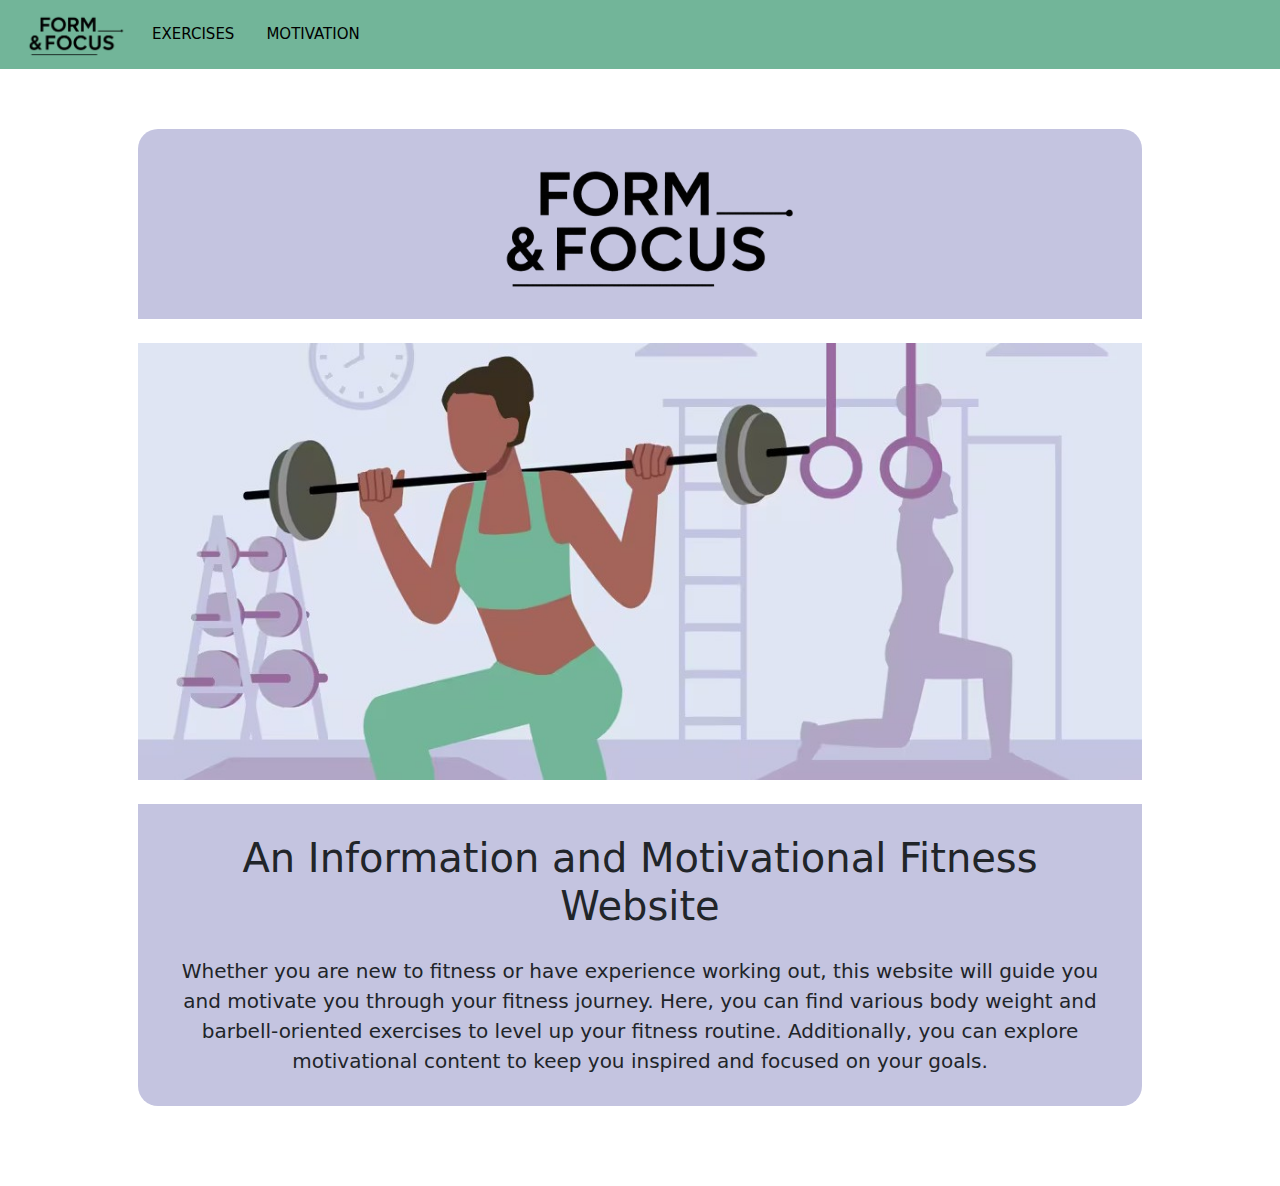
<file: index.html>
<!DOCTYPE html>
<html lang="en">

<head>
    <meta charset="UTF-8">

    <meta name="viewport" content="width=device-width, initial-scale=1.0">

    <meta name="description"
        content="An information and motivational fitness website to help you on your fitness journey with body weight and barbell exercises along with motivational quotes.">


    <!-- linking google fonts -->
    <link rel="preconnect" href="https://fonts.googleapis.com">
    <link rel="preconnect" href="https://fonts.gstatic.com" crossorigin>
    <link href="https://fonts.googleapis.com/css2?family=Montserrat:ital,wght@0,100..900;1,100..900&display=swap"
        rel="stylesheet">



    <link rel="icon" href="assets/favicon.png" type="image/x-icon">


    <title>Home</title>

    <!-- implementing bootstrap -->
    <link href="https://cdn.jsdelivr.net/npm/bootstrap@5.3.2/dist/css/bootstrap.min.css" rel="stylesheet">


    <!-- linking external css file -->
    <link rel="stylesheet" href="styles.css">
</head>


<!-- semantic tags: nav and main -->


<body>

    <!-- navbar -->
    <nav>
        <ul class="nav navigation">
            <li>
                <img class="logo" src="assets/logo.png" alt="">
            </li>
            <li>
                <a class="nav-link " href="pages/page1.html">EXERCISES</a>
            </li>
            <li>
                <a class="nav-link " href="pages/page2.html">MOTIVATION</a>
            </li>

        </ul>
    </nav>



    <!-- main section of page -->
    <main class="container-fluid home-container">

        <h1 class="home-header">
            <img src="assets/logo.png" alt="Logo" class="home-logo">
        </h1>


        <img src="assets/home-image.jpg" alt="Home Image" class="home-image">

        <div class="home-text">

            <h1 style="padding-bottom: 18px;">An Information and Motivational Fitness Website</h1>

            Whether you are new to fitness or have experience working out, this website
            will guide you and motivate you through your fitness journey. Here, you can find various body weight and
            barbell-oriented exercises to level up your fitness routine.
            Additionally, you can explore motivational content to keep you inspired and focused on your goals.
        </div>

    </main>

</body>

</html>
</file>
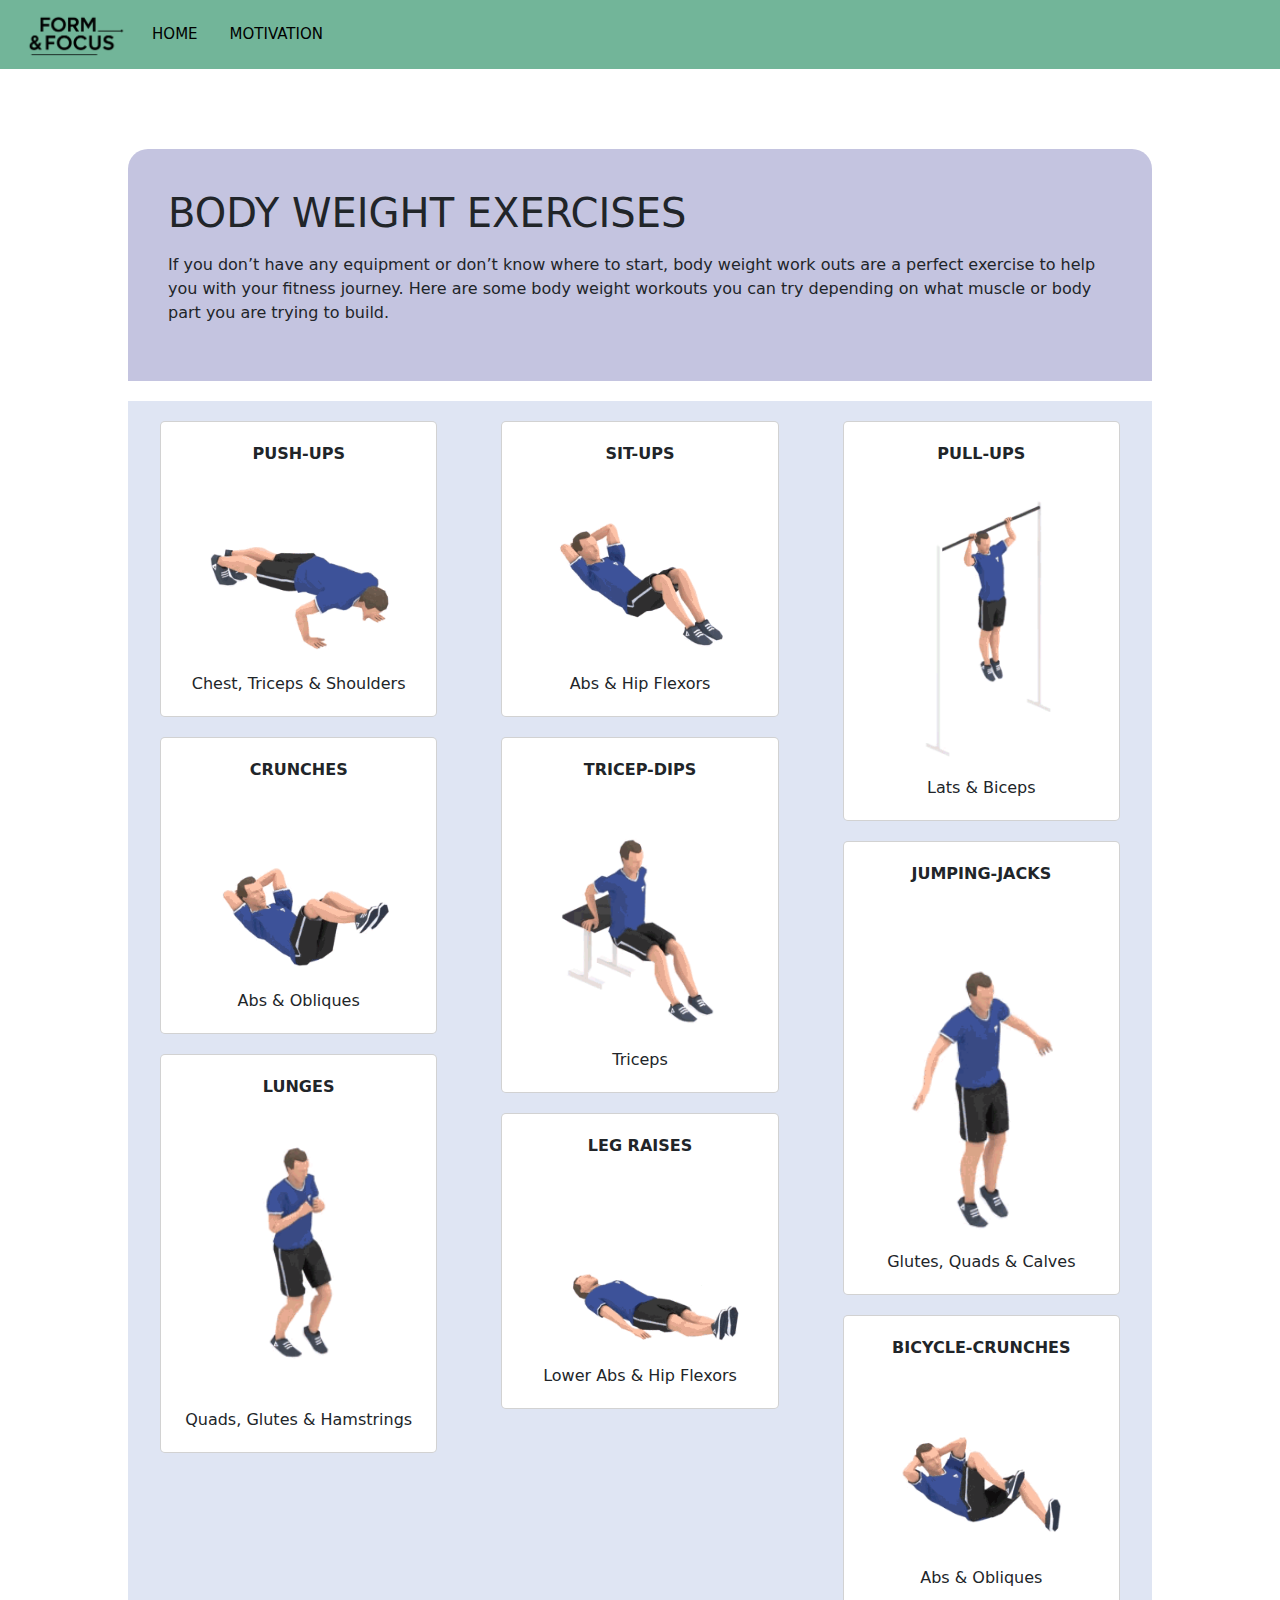
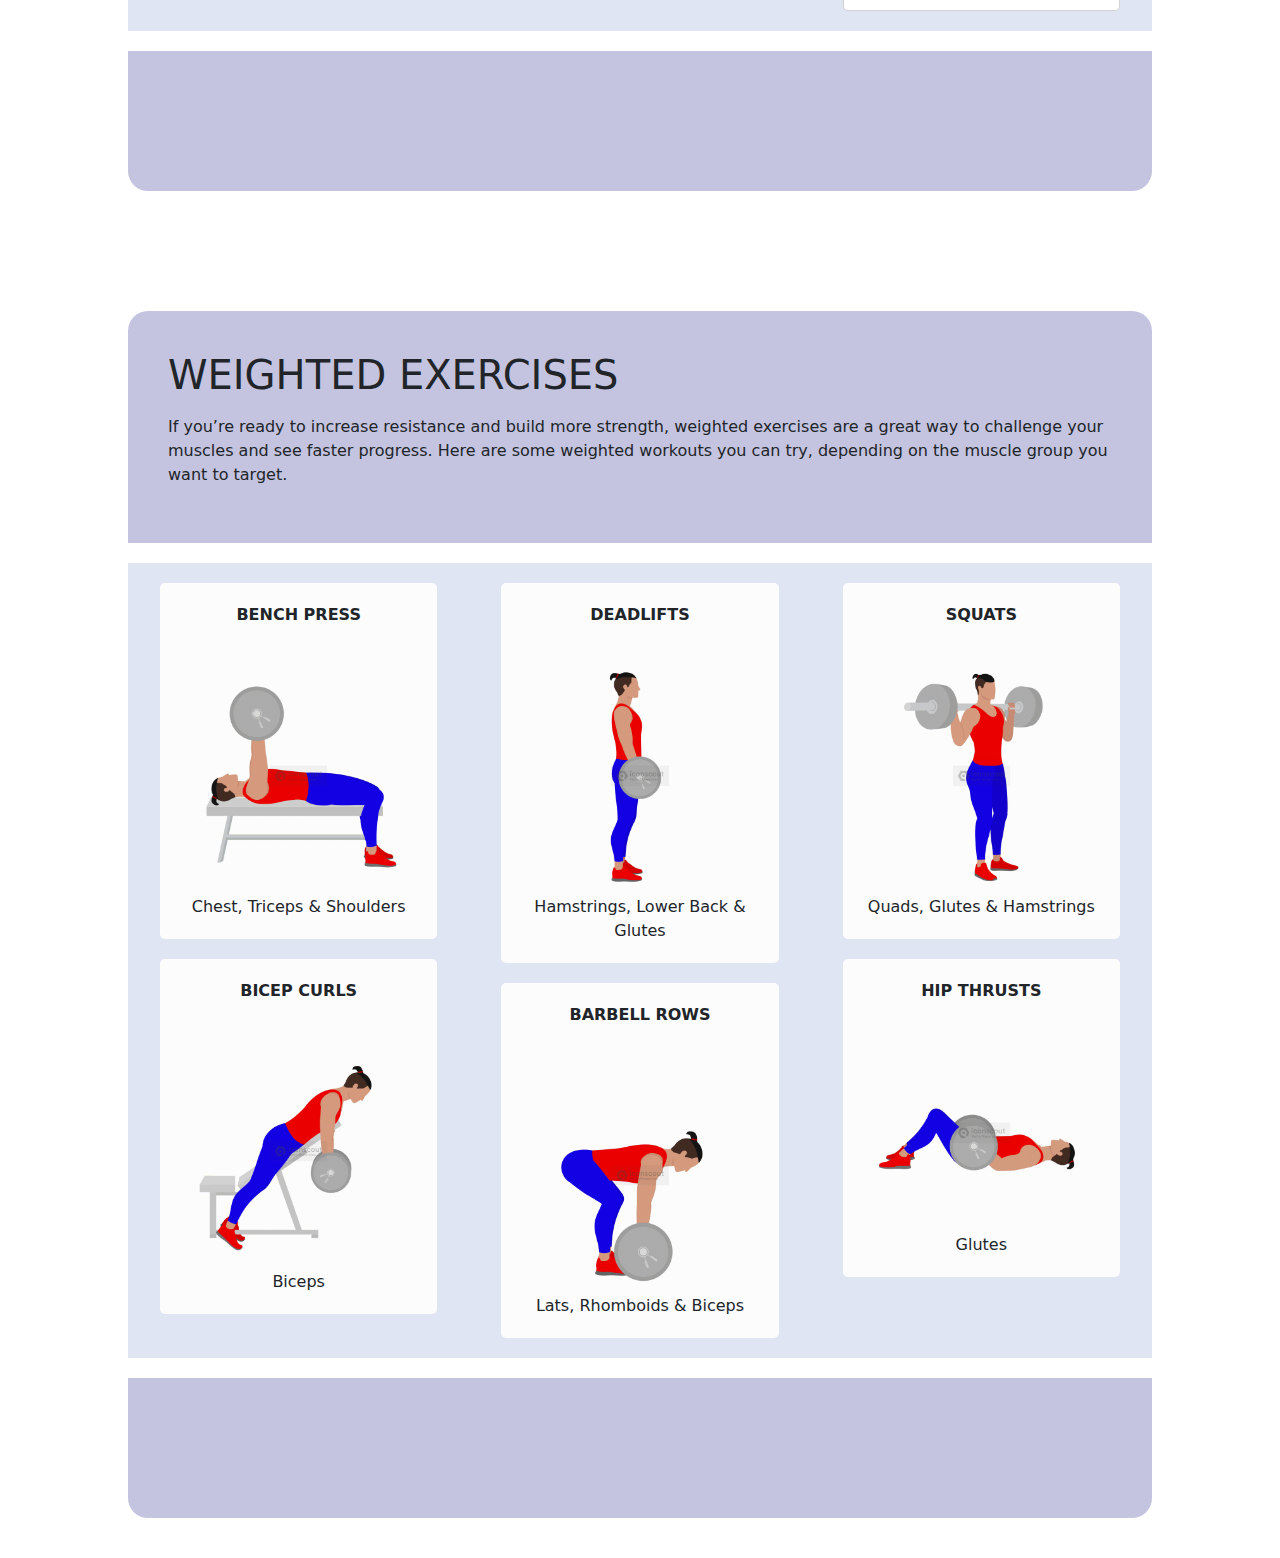
<file: pages/page1.html>
<!-- exercises page -->

<!DOCTYPE html>
<html lang="en">

<head>
    <meta charset="UTF-8">
    <meta name="viewport" content="width=device-width, initial-scale=1.0">
    <link rel="icon" href="/assets/favicon.png" type="image/x-icon">

    <title>Exercises</title>

    <link href="https://cdn.jsdelivr.net/npm/bootstrap@5.3.2/dist/css/bootstrap.min.css" rel="stylesheet">

    <link rel="stylesheet" href="/styles.css">
</head>



<body>
    <nav>
        <ul class="nav navigation">
            <li>
                <img class="logo" src="/assets/logo.png" alt="">
            </li>
            <li>
                <a class="nav-link " href="/index.html">HOME</a>
            </li>
            <li>
                <a class="nav-link" href="page2.html">MOTIVATION</a>
            </li>
        </ul>
    </nav>


    <main class="page-container">

        <div class="exercise-heading">



            <h1 class="mb-3">BODY WEIGHT EXERCISES</h1>

            <p>If you don’t have any equipment or don’t know where to start, body weight work outs are a perfect
                exercise to
                help you with your fitness journey. Here are some body weight workouts you can try depending on what
                muscle
                or body part you are trying to build.</p>


        </div>



<!-- using bootstrap grid system for responsive design -->


        <div class="row card-container">
            <!-- column 1 -->
            <div class="col-md-4 column-1">
                <!-- item 1 in col 1-->
                <div class="card">
                    <div class="card-title">
                        PUSH-UPS </div>
                    <img src="/assets/pushup.gif" class="page1-img">
                    <div>
                        Chest, Triceps & Shoulders
                    </div>
                </div>
                <!-- item 2 in col 1-->
                <div class="card">
                    <div class="card-title">
                        CRUNCHES
                    </div>
                    <img src="/assets/crunches.gif" class="page1-img">
                    <div>
                        Abs & Obliques
                    </div>
                </div>
                <!-- item 3 in col 1-->
                <div class="card">
                    <div class="card-title">
                        LUNGES
                    </div>
                    <img src="/assets/lunges.gif" class="page1-img">
                    <div>
                        Quads, Glutes & Hamstrings
                    </div>
                </div>
            </div>
            <!-- column 2 -->
            <div class="col-md-4">
                <!-- item 1 in col 2-->
                <div class="card">
                    <div class="card-title">
                        SIT-UPS </div>
                    <img src="/assets/situps.gif" class="page1-img">
                    <div>
                        Abs & Hip Flexors
                    </div>
                </div>
                <!-- item 2 in col 2-->
                <div class="card">
                    <div class="card-title">
                        TRICEP-DIPS </div>
                    <img src="/assets/tricepdips.gif" class="page1-img">
                    <div>
                        Triceps
                    </div>
                </div>
                <!-- item 3 in col 2-->
                <div class="card">
                    <div class="card-title">
                        LEG RAISES </div>
                    <img src="/assets/legraises.gif" class="page1-img">
                    <div>
                        Lower Abs & Hip Flexors
                    </div>
                </div>
            </div>

            <!-- column 3 -->
            <div class="col-md-4">
                <!-- item 1 in col 3-->
                <div class="card">
                    <div class="card-title">
                        PULL-UPS </div>
                    <img src="/assets/pullups.gif" class="page1-img">
                    <div>
                        Lats & Biceps
                    </div>
                </div>
                <!-- item 2 in col 3-->
                <div class="card">
                    <div class="card-title">
                        JUMPING-JACKS </div>
                    <img src="/assets/jumpingjacks.gif" class="page1-img">
                    <div>
                        Glutes, Quads & Calves
                    </div>
                </div>
                <!-- item 3 in col 3-->
                <div class="card">
                    <div class="card-title">
                        BICYCLE-CRUNCHES </div>
                    <img src="/assets/bicyclecrunches.gif" class="page1-img">
                    <div>
                        Abs & Obliques
                    </div>
                </div>
            </div>


        </div>


        <div class="bottom-part"> </div>

        <div class="exercise-heading">

            <h1 class="mb-3">WEIGHTED EXERCISES</h1>

            <p>If you’re ready to increase resistance and build more strength, weighted exercises are a great way to
                challenge your muscles and see faster progress. Here are some weighted workouts you can try, depending
                on
                the muscle group you want to target.</p>


        </div>




        <div class="row card-container">
            <!-- column 1 -->
            <div class="col-md-4">
                <!-- item 1 in col 1-->
                <div class="card-2">
                    <div class="card-title">
                        BENCH PRESS </div>
                    <img src="/assets/bench.gif" class="page1-img">
                    <div>
                        Chest, Triceps & Shoulders
                    </div>
                </div>
                <!-- item 2 in col 1-->
                <div class="card-2">
                    <div class="card-title">
                        BICEP CURLS
                    </div>
                    <img src="/assets/curl.gif" class="page1-img">
                    <div>
                        Biceps
                    </div>
                </div>

            </div>
            <!-- column 2 -->
            <div class="col-md-4">
                <!-- item 1 in col 2-->
                <div class="card-2">
                    <div class="card-title">
                        DEADLIFTS
                    </div>
                    <img src="/assets/deadlift.gif" class="page1-img">
                    <div>
                        Hamstrings, Lower Back & Glutes
                    </div>
                </div>
                <!-- item 2 in col 2-->
                <div class="card-2">
                    <div class="card-title">
                        BARBELL ROWS </div>
                    <img src="/assets/row.gif" class="page1-img">
                    <div>
                        Lats, Rhomboids & Biceps
                    </div>
                </div>

            </div>

            <!-- column 3 -->
            <div class="col-md-4">
                <!-- item 1 in col 3-->
                <div class="card-2">
                    <div class="card-title">
                        SQUATS
                    </div>
                    <img src="/assets/squat.gif" class="page1-img">
                    <div>
                        Quads, Glutes & Hamstrings
                    </div>
                </div>
                <!-- item 2 in col 3-->
                <div class="card-2">
                    <div class="card-title">
                        HIP THRUSTS </div>
                    <img src="/assets/glute.gif" class="page1-img">
                    <div>
                        Glutes
                    </div>
                </div>

            </div>
        </div>


        <div class="bottom-part"> </div>


    </main>

</body>

</html>
</file>
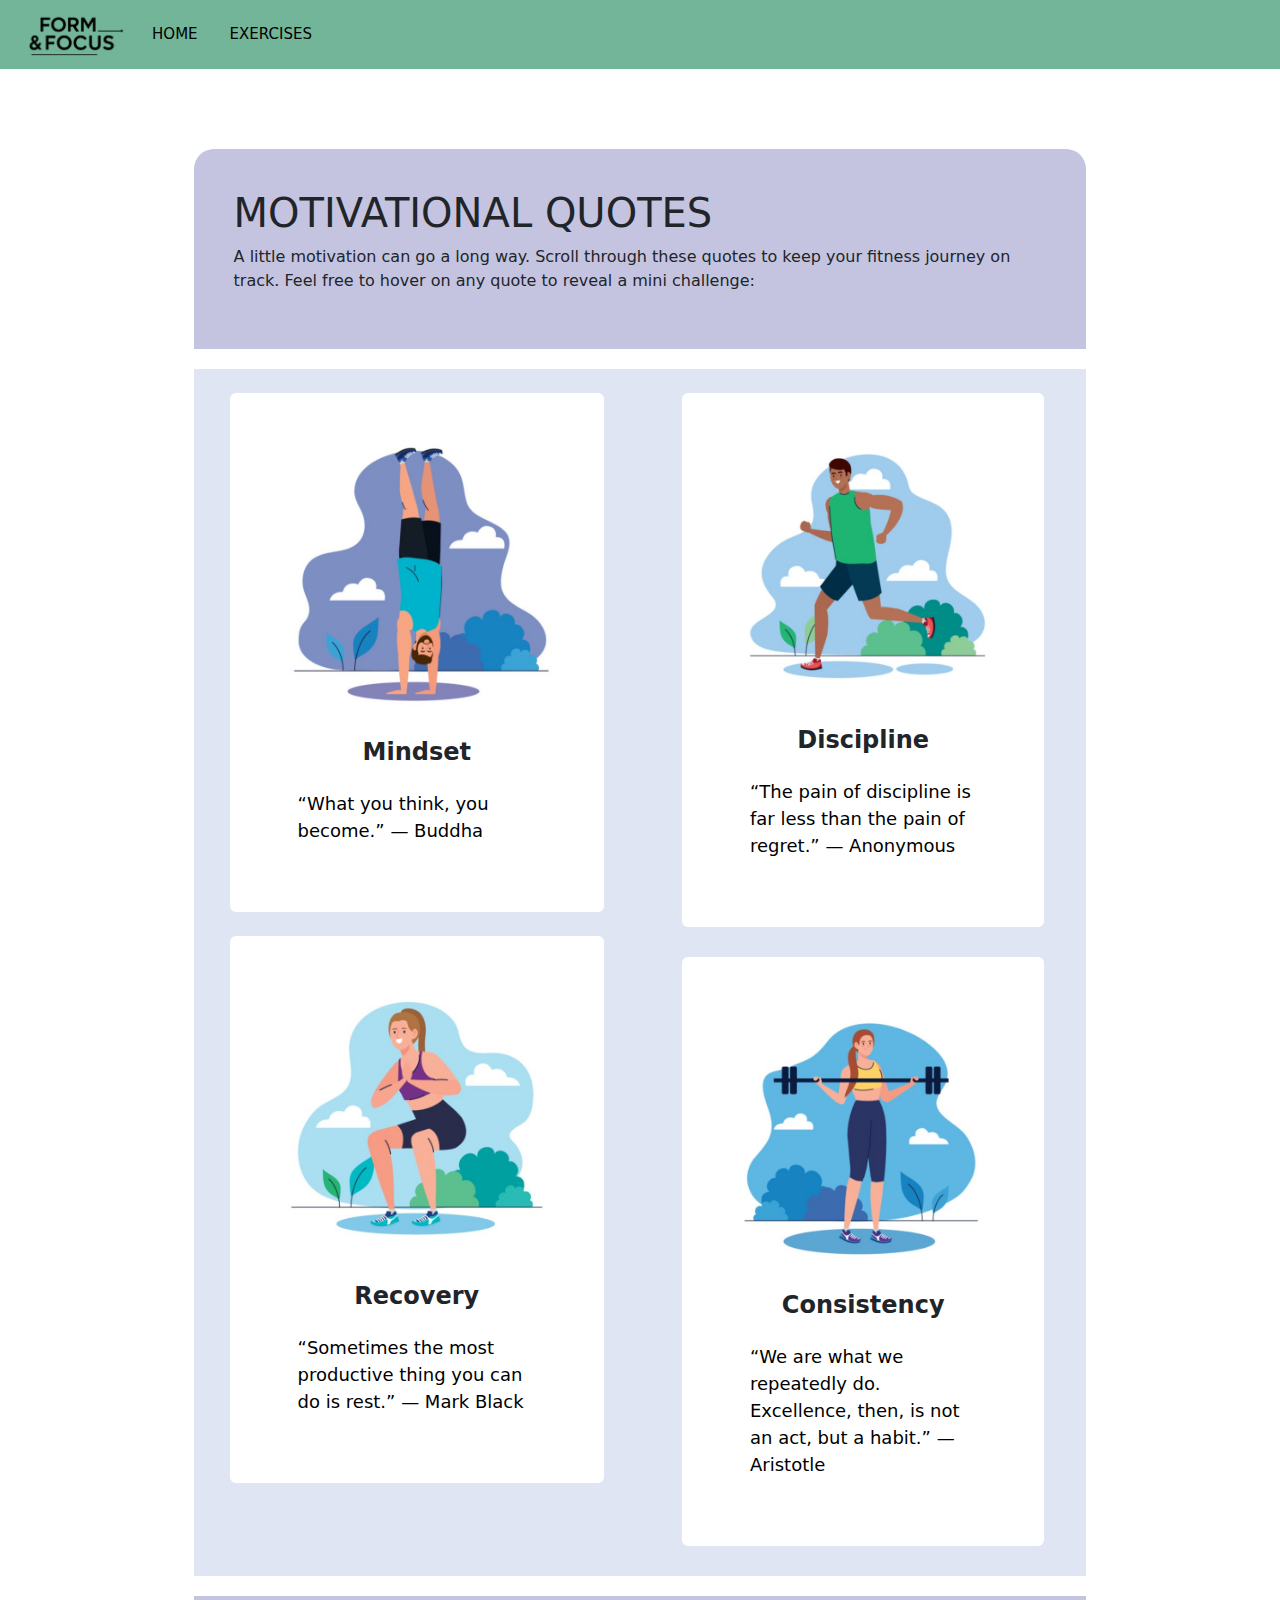
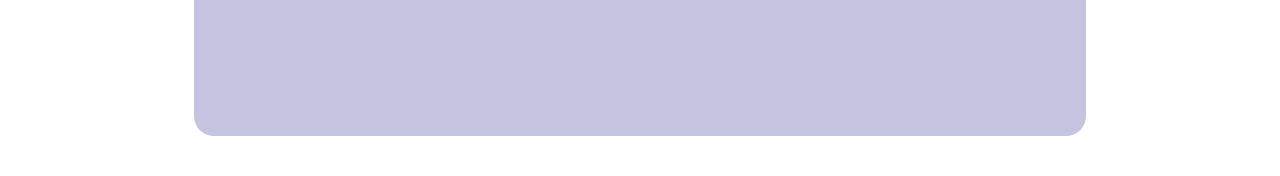
<file: pages/page2.html>
<!DOCTYPE html>
<html lang="en">

<head>
    <meta charset="UTF-8">
    <meta name="viewport" content="width=device-width, initial-scale=1.0">
    <link rel="icon" href="assets/favicon.png" type="image/x-icon">

    <title>Motivation</title>

    <link href="https://cdn.jsdelivr.net/npm/bootstrap@5.3.2/dist/css/bootstrap.min.css" rel="stylesheet">

    <link rel="stylesheet" href="../styles.css">
</head>



<body>
    <!-- navbar -->
    <nav>
        <ul class="nav navigation">
            <li class="nav-item">
                <img class="logo" src="../assets/logo.png" alt="">
            </li>
            <li class="nav-item">
                <a class="nav-link" href="../index.html">HOME</a>
            </li>
            <li class="nav-item">
                <a class="nav-link" href="page1.html">EXERCISES</a>
            </li>
        </ul>
    </nav>



    <!-- main section of page -->
    <main class="container page-container">

        <div class="exercise-heading">


            <h1>MOTIVATIONAL QUOTES</h1>

            <p>A little motivation can go a long way. Scroll through these quotes to keep your fitness
                journey
                on track. Feel free to hover on any quote to reveal a mini challenge:</p>


        </div>

        <div class="row card-container">
            <!-- column 1 -->
            <div class="col-md-6">
                <!-- item 1 in col 1-->
                <div class="p-5 m-4 rounded custom-card">
                    <img src="/assets/4.JPG" class="img-fluid rounded motivation-image">
                    <div class="motivation-title">
                        Mindset
                    </div>
                    <div class="quote">
                        “What you think, you become.” — Buddha
                    </div>
                    <div class="challenge">
                        Challenge: Meditate for 5 minutes today.
                    </div>
                </div>
                <!-- item 2 in col 1-->
                <div class="p-5 m-4 rounded custom-card">
                    <img src="/assets/3.JPG" class="img-fluid rounded motivation-image">
                    <div class="motivation-title">
                        Recovery
                    </div>
                    <div class="quote">
                        “Sometimes the most productive thing you can do is rest.” — Mark Black
                    </div>
                    <div class="challenge">
                        Challenge: Make sure to drink at least 8 cups of water today.
                    </div>
                </div>
            </div>


            <!-- column 2 -->
            <div class="col-md-6">
                <!-- item 1 in col 2-->
                <div class="p-5 mt-4 rounded custom-card">
                    <img src="/assets/2.JPG" class="img-fluid rounded motivation-image">
                    <div class="motivation-title">
                        Discipline
                    </div>
                    <div class="quote">
                        “The pain of discipline is far less than the pain of regret.” — Anonymous
                    </div>
                    <div class="challenge">
                        Challenge: Attempt a physically challenging activity today for at least 10 minutes.
                    </div>
                </div>
                <!-- item 2 in col 2-->
                <div class="p-5 mt-4 rounded custom-card">
                    <img src="/assets/1.JPG" class="img-fluid rounded motivation-image">
                    <div class="motivation-title">
                        Consistency
                    </div>
                    <div class="quote">
                        “We are what we repeatedly do. Excellence, then, is not an act, but a habit.” — Aristotle
                    </div>
                    <div class="challenge">
                        Challenge: Journal all your physical activities you have done this week.
                    </div>
                </div>

            </div>

        </div>

        <div class="bottom-part"></div>

    </main>










</body>

</html>
</file>
<file: styles.css>
html {
    font-family: 'Montserrat', sans-serif;
}


.navigation {
    background-color: #72b599;
    padding: 10px;

    align-items: center;

    font-size: 15px;
    font-weight: 500;

    /* border: red 2px solid; */
}

.navigation a {
    color: black;
    text-decoration: none;

    ;

    /* border: red 2px solid; */
}


/* ---------------------------home page---------------------------------- */


.home-container {
    display: flex;
    flex-direction: column;
    align-items: center;

}

.home-header {
    background-color: #c4c4e0;

    width: 80%;
    height: auto;

    padding: 20px;

    font-size: 32px;
    font-weight: 600;
    text-align: center;


    border-top-left-radius: 20px;
    border-top-right-radius: 20px;

    margin-top: 60px;
}

.home-logo {
    width: 40%;
    min-width: 150px;
    height: auto;
}


.home-image {
    width: 80%;
    height: auto;

    margin-top: 16px;
}

.home-text {
    font-size: 20px;
    margin-top: 24px;
    margin-bottom:80px;
    padding: 30px;


    text-align: center;

    width: 80%;
    height: auto;

    border-bottom-left-radius: 20px;
    border-bottom-right-radius: 20px;

    background-color: #c4c4e0;
}



/* ----------------------------exercise page --------------------------------*/

.page-container {
    display: flex;
    flex-direction: column;
    align-items: center;
}


.exercise-heading {
    background-color: #c4c4e0;
    padding: 40px;

    width: 80%;

    border-top-left-radius: 20px;
    border-top-right-radius: 20px;


    margin-top: 80px;
    margin-bottom: 20px;

}



.card-container {
    width: 80%;
    background-color: #dfe5f3;

}




.card {
    padding: 20px;
    margin: 20px;
    text-align: center;

    border-radius: 5px;
}


.card-2 {

    background-color: #fcfcfd;
    padding: 20px;
    margin: 20px;
    text-align: center;

    border-radius: 5px;

}


.card-title {
    font-weight: 600;

    margin-bottom: 30px;
}



.bottom-part {
    background-color: #c4c4e0;
    padding: 20px;

    width: 80%;
    height: 140px;

    margin-top: 20px;
    margin-bottom: 40px;

    border-bottom-left-radius: 20px;
    border-bottom-right-radius: 20px;


}




/* ---------------------------motivation page---------------------------------- */

.custom-card {
    background-color: white;

    margin: 30px;

}


.custom-card .quote {
    color: black;
    font-size: 18px;
    margin: 20px;
}


.custom-card .challenge {
    display: none;
    margin: 20px;
    font-size: 18px;

}


.custom-card:hover .quote {
    display: none;
}

.custom-card:hover .challenge {
    background-color: ghostwhite;
    padding: 20px;
    border-radius: 10px;
    font-weight: 500;
    display: block;
}





.motivation-image {
    object-fit: cover;
}


.logo {
    width: auto;
    height: 49px;
}



.motivation-title {
    font-size: 24px;
    font-weight: bold;
    margin-top: 15px;
    text-align: center;
}


.page1-img {
    display: block;
    margin-left: auto;
    margin-right: auto;
    width: 100%;
    height: auto;
}
</file>
